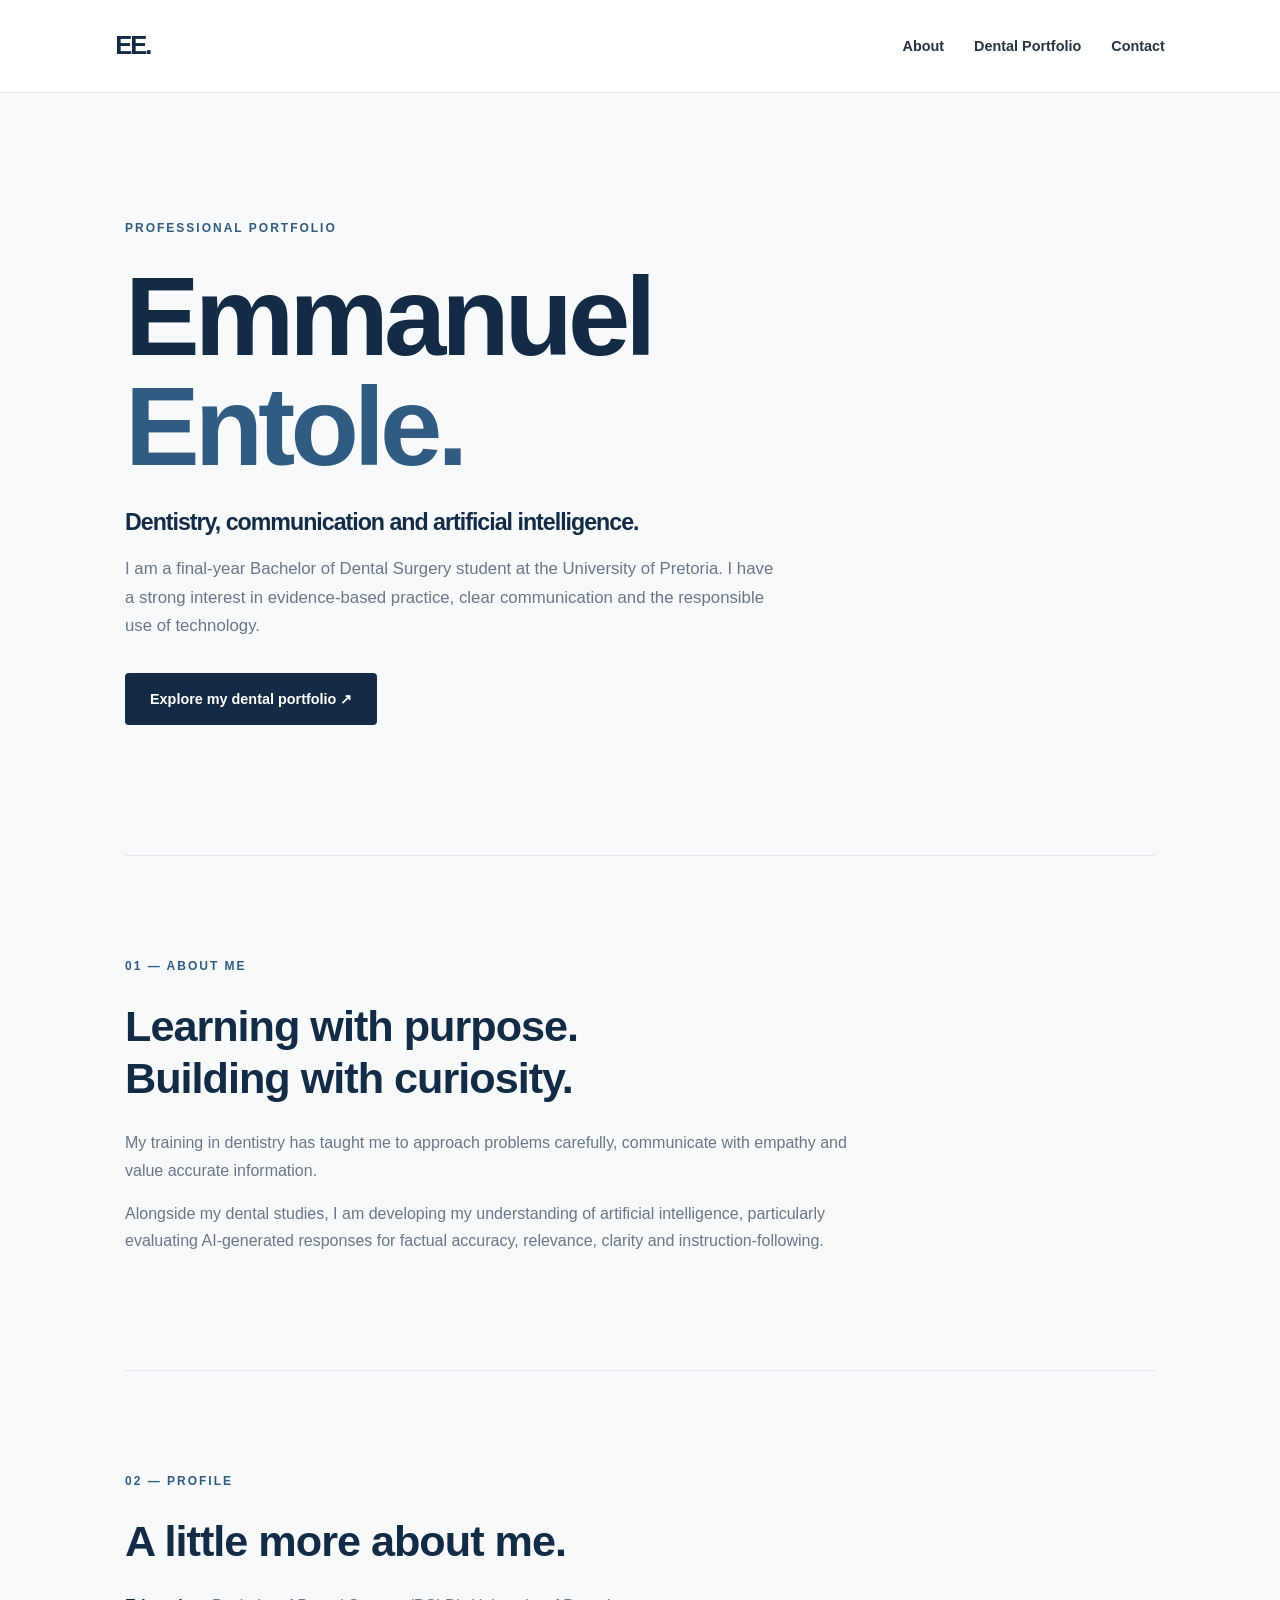
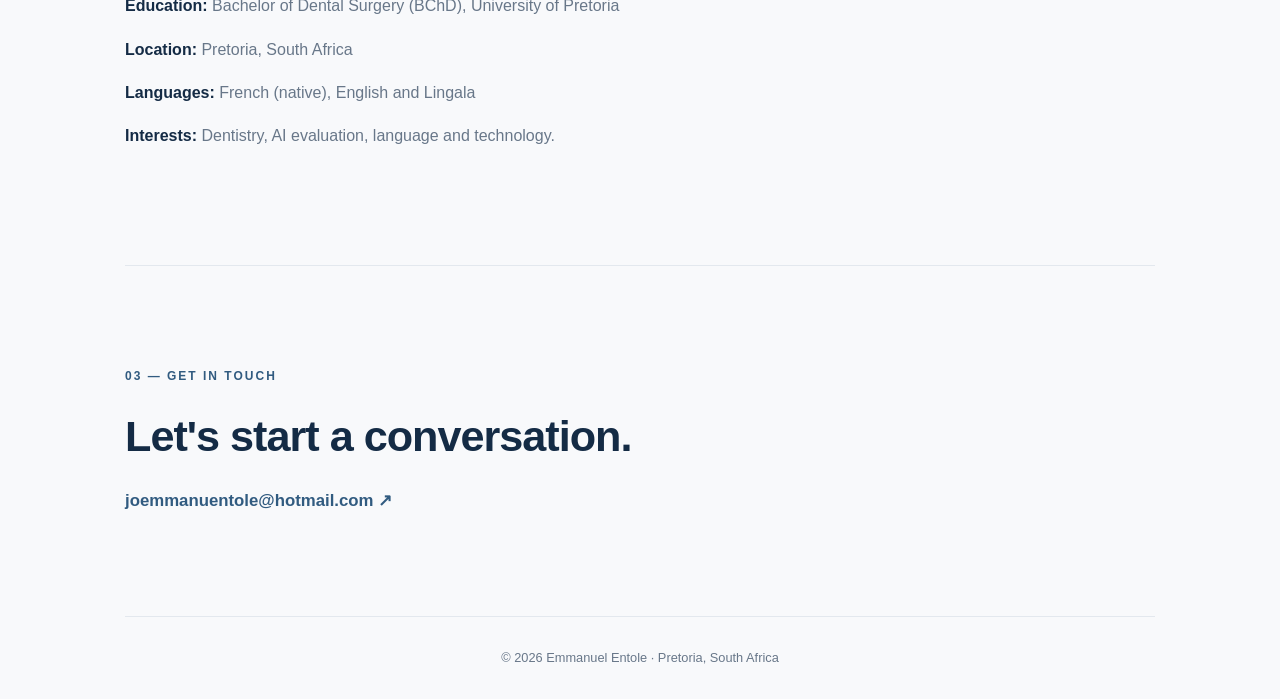
<file: index.html>
<!DOCTYPE html>
<html lang="en">
<head>
<meta charset="UTF-8">
<meta name="viewport" content="width=device-width, initial-scale=1.0">
<title>Emmanuel Entole | Portfolio</title>
<link rel="stylesheet" href="styles.css">
</head>
<body>
<header>
  <a class="logo" href="index.html">EE.</a>
  <nav>
    <a href="index.html">About</a>
    <a href="portfolio.html">Dental Portfolio</a>
    <a href="mailto:joemmanuentole@hotmail.com">Contact</a>
  </nav>
</header>

<main>
<section class="hero">
  <p class="eyebrow">PROFESSIONAL PORTFOLIO</p>
  <h1>Emmanuel<br><span>Entole.</span></h1>
  <h2>Dentistry, communication and artificial intelligence.</h2>
  <p>I am a final-year Bachelor of Dental Surgery student at the University of Pretoria. I have a strong interest in evidence-based practice, clear communication and the responsible use of technology.</p>
  <a class="button" href="portfolio.html">Explore my dental portfolio ↗</a>
</section>

<section class="about">
  <p class="eyebrow">01 — ABOUT ME</p>
  <h2>Learning with purpose.<br>Building with curiosity.</h2>
  <p>My training in dentistry has taught me to approach problems carefully, communicate with empathy and value accurate information.</p>
  <p>Alongside my dental studies, I am developing my understanding of artificial intelligence, particularly evaluating AI-generated responses for factual accuracy, relevance, clarity and instruction-following.</p>
</section>

<section class="details">
  <p class="eyebrow">02 — PROFILE</p>
  <h2>A little more about me.</h2>
  <p><strong>Education:</strong> Bachelor of Dental Surgery (BChD), University of Pretoria</p>
  <p><strong>Location:</strong> Pretoria, South Africa</p>
  <p><strong>Languages:</strong> French (native), English and Lingala</p>
  <p><strong>Interests:</strong> Dentistry, AI evaluation, language and technology.</p>
</section>

<section class="contact">
  <p class="eyebrow">03 — GET IN TOUCH</p>
  <h2>Let's start a conversation.</h2>
  <a href="mailto:joemmanuentole@hotmail.com">joemmanuentole@hotmail.com ↗</a>
</section>
</main>

<footer>© 2026 Emmanuel Entole · Pretoria, South Africa</footer>
</body>
</html>
</file>
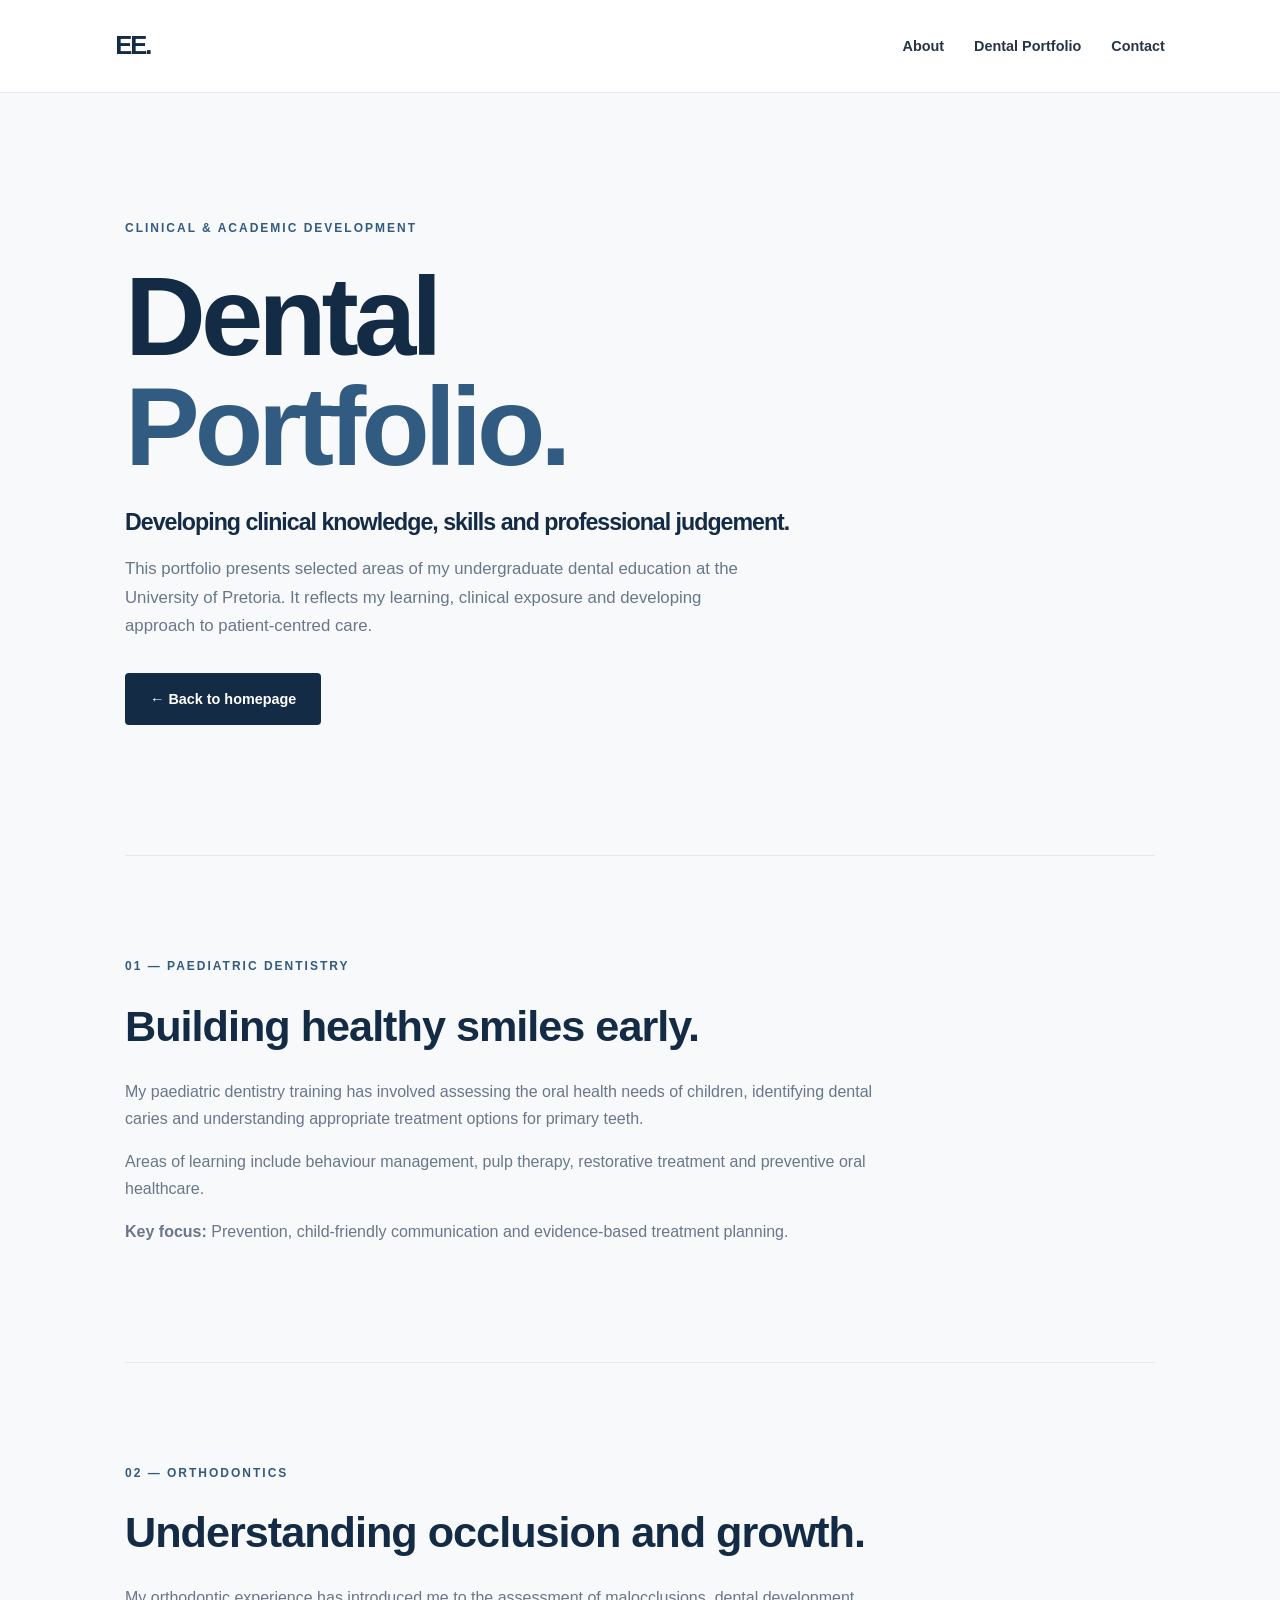
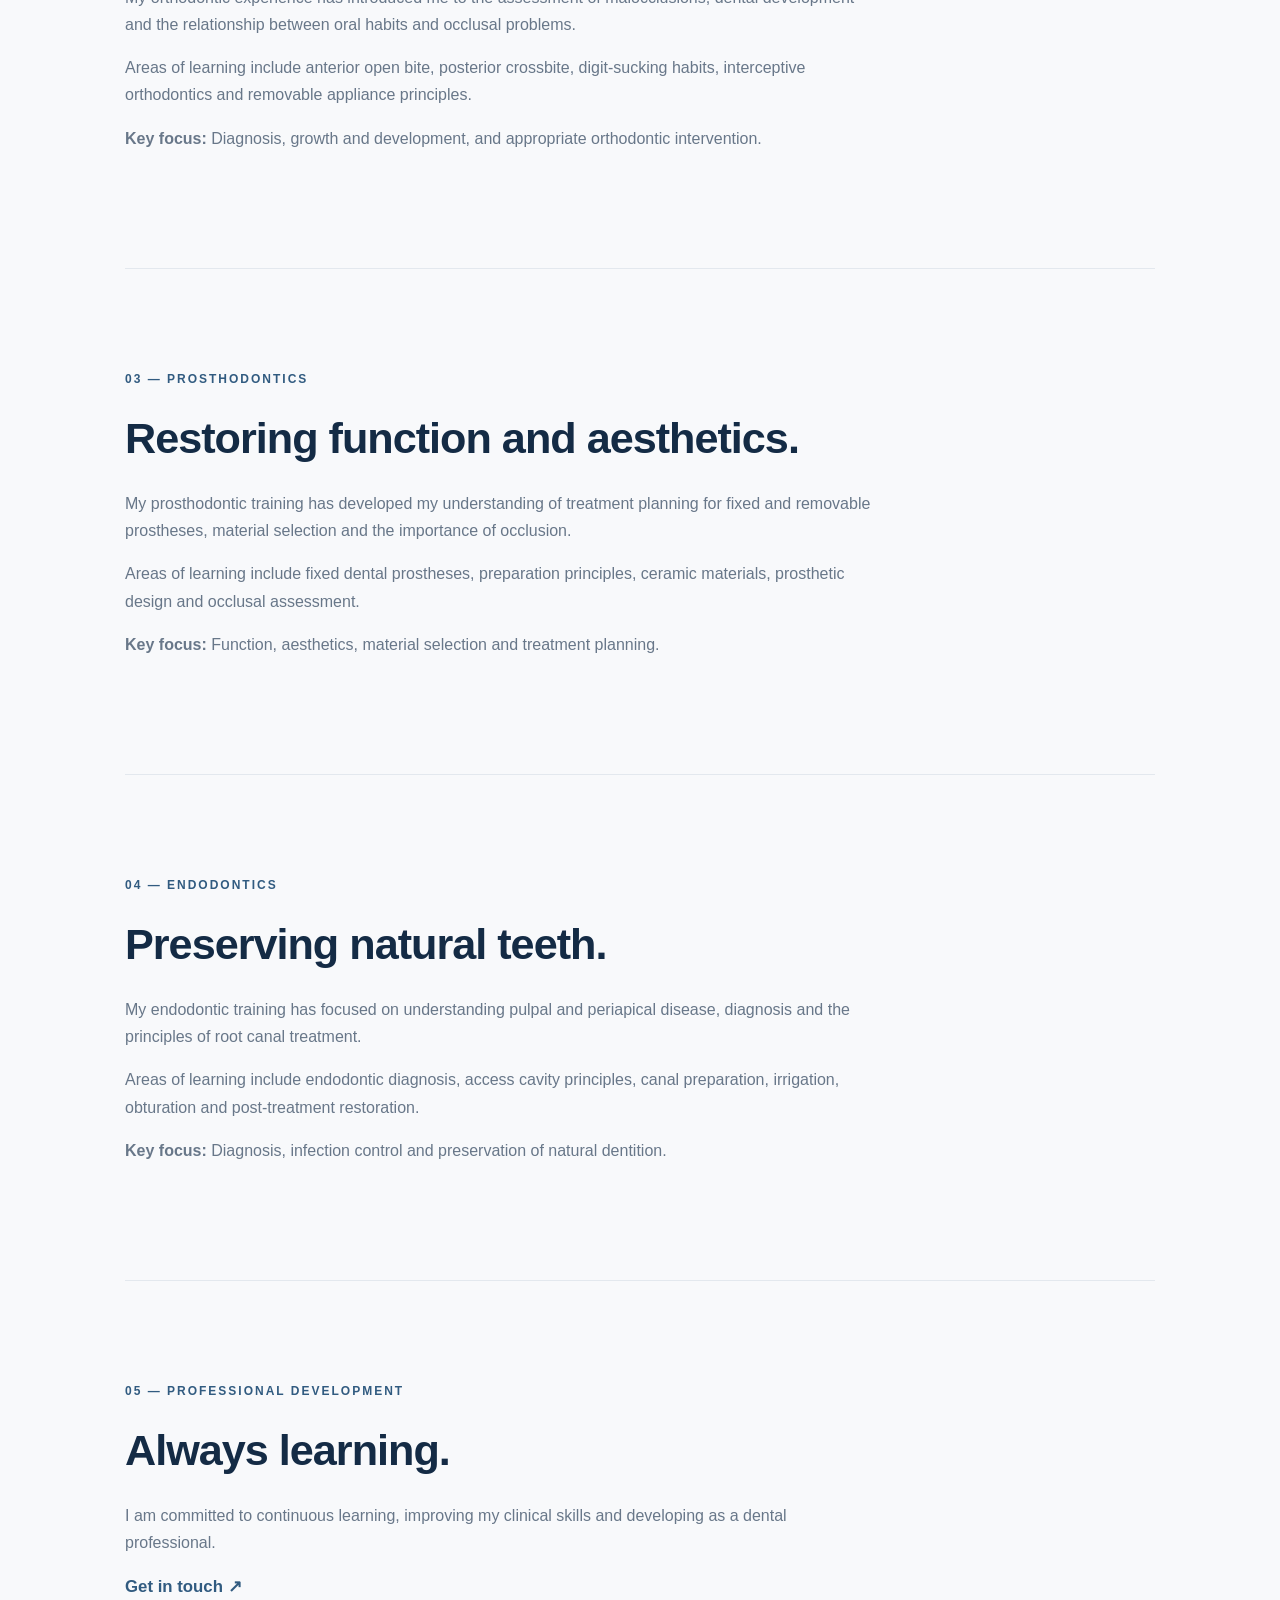
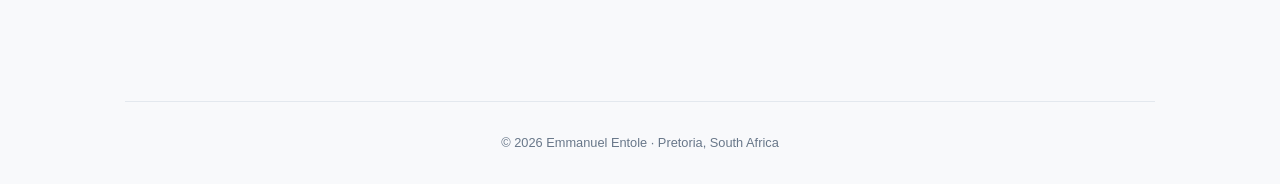
<file: portfolio.html>
<!DOCTYPE html>
<html lang="en">
<head>
  <meta charset="UTF-8">
  <meta name="viewport" content="width=device-width, initial-scale=1.0">
  <title>Dental Portfolio | Emmanuel Entole</title>
  <link rel="stylesheet" href="styles.css">
</head>

<body>

<header>
  <a class="logo" href="index.html">EE.</a>
  <nav>
    <a href="index.html">About</a>
    <a href="portfolio.html">Dental Portfolio</a>
    <a href="mailto:joemmanuentole@hotmail.com">Contact</a>
  </nav>
</header>

<main>

<section class="hero">
  <p class="eyebrow">CLINICAL & ACADEMIC DEVELOPMENT</p>
  <h1>Dental<br><span>Portfolio.</span></h1>
  <h2>Developing clinical knowledge, skills and professional judgement.</h2>
  <p>
    This portfolio presents selected areas of my undergraduate dental
    education at the University of Pretoria. It reflects my learning,
    clinical exposure and developing approach to patient-centred care.
  </p>
  <a class="button" href="index.html">← Back to homepage</a>
</section>

<section>
  <p class="eyebrow">01 — PAEDIATRIC DENTISTRY</p>
  <h2>Building healthy smiles early.</h2>
  <p>
    My paediatric dentistry training has involved assessing the oral
    health needs of children, identifying dental caries and understanding
    appropriate treatment options for primary teeth.
  </p>
  <p>
    Areas of learning include behaviour management, pulp therapy,
    restorative treatment and preventive oral healthcare.
  </p>
  <p><strong>Key focus:</strong> Prevention, child-friendly communication
    and evidence-based treatment planning.</p>
</section>

<section>
  <p class="eyebrow">02 — ORTHODONTICS</p>
  <h2>Understanding occlusion and growth.</h2>
  <p>
    My orthodontic experience has introduced me to the assessment of
    malocclusions, dental development and the relationship between
    oral habits and occlusal problems.
  </p>
  <p>
    Areas of learning include anterior open bite, posterior crossbite,
    digit-sucking habits, interceptive orthodontics and removable
    appliance principles.
  </p>
  <p><strong>Key focus:</strong> Diagnosis, growth and development,
    and appropriate orthodontic intervention.</p>
</section>

<section>
  <p class="eyebrow">03 — PROSTHODONTICS</p>
  <h2>Restoring function and aesthetics.</h2>
  <p>
    My prosthodontic training has developed my understanding of
    treatment planning for fixed and removable prostheses, material
    selection and the importance of occlusion.
  </p>
  <p>
    Areas of learning include fixed dental prostheses, preparation
    principles, ceramic materials, prosthetic design and occlusal
    assessment.
  </p>
  <p><strong>Key focus:</strong> Function, aesthetics, material selection
    and treatment planning.</p>
</section>

<section>
  <p class="eyebrow">04 — ENDODONTICS</p>
  <h2>Preserving natural teeth.</h2>
  <p>
    My endodontic training has focused on understanding pulpal and
    periapical disease, diagnosis and the principles of root canal
    treatment.
  </p>
  <p>
    Areas of learning include endodontic diagnosis, access cavity
    principles, canal preparation, irrigation, obturation and
    post-treatment restoration.
  </p>
  <p><strong>Key focus:</strong> Diagnosis, infection control and
    preservation of natural dentition.</p>
</section>

<section class="contact">
  <p class="eyebrow">05 — PROFESSIONAL DEVELOPMENT</p>
  <h2>Always learning.</h2>
  <p>
    I am committed to continuous learning, improving my clinical
    skills and developing as a dental professional.
  </p>
  <a href="mailto:joemmanuentole@hotmail.com">
    Get in touch ↗
  </a>
</section>

</main>

<footer>
  © 2026 Emmanuel Entole · Pretoria, South Africa
</footer>

</body>
</html>
</file>
<file: styles.css>
/* ---------------------------------
   Emmanuel Entole — Portfolio
   --------------------------------- */

:root {
  --navy: #142b45;
  --blue: #315b80;
  --background: #f8f9fb;
  --white: #ffffff;
  --text: #263445;
  --muted: #687789;
  --line: #e3e8ee;
}

* {
  margin: 0;
  padding: 0;
  box-sizing: border-box;
}

html {
  scroll-behavior: smooth;
}

body {
  font-family: Arial, Helvetica, sans-serif;
  background: var(--background);
  color: var(--text);
  line-height: 1.7;
}

/* Navigation */

header {
  width: 100%;
  padding: 24px 9%;
  display: flex;
  align-items: center;
  justify-content: space-between;
  background: var(--white);
  border-bottom: 1px solid var(--line);
}

.logo {
  color: var(--navy);
  font-size: 1.6rem;
  font-weight: 800;
  text-decoration: none;
  letter-spacing: -2px;
}

nav {
  display: flex;
  gap: 30px;
}

nav a {
  color: var(--text);
  text-decoration: none;
  font-size: 0.9rem;
  font-weight: 600;
  transition: color 0.2s ease;
}

nav a:hover {
  color: var(--blue);
}

/* Main content */

main {
  max-width: 1100px;
  margin: auto;
  padding: 0 35px;
}

section {
  padding: 100px 0;
  border-bottom: 1px solid var(--line);
}

.eyebrow {
  color: var(--blue);
  font-size: 0.75rem;
  font-weight: 700;
  letter-spacing: 2px;
  margin-bottom: 24px;
}

/* Hero section */

.hero {
  padding-top: 125px;
  padding-bottom: 130px;
}

.hero h1 {
  color: var(--navy);
  font-size: clamp(3.8rem, 9vw, 7rem);
  line-height: 0.98;
  letter-spacing: -5px;
  margin-bottom: 28px;
}

.hero h1 span {
  color: var(--blue);
}

.hero h2 {
  font-size: 1.45rem;
  color: var(--navy);
  margin-bottom: 18px;
  font-weight: 600;
}

.hero > p:not(.eyebrow) {
  max-width: 650px;
  color: var(--muted);
  font-size: 1.05rem;
  margin-bottom: 32px;
}

.button {
  display: inline-block;
  background: var(--navy);
  color: var(--white);
  padding: 14px 25px;
  border-radius: 4px;
  text-decoration: none;
  font-size: 0.9rem;
  font-weight: 600;
  transition: background 0.2s ease;
}

.button:hover {
  background: var(--blue);
}

/* About and profile sections */

section h2 {
  color: var(--navy);
  font-size: clamp(1.8rem, 4vw, 2.7rem);
  line-height: 1.2;
  letter-spacing: -1px;
  margin-bottom: 25px;
}

section p:not(.eyebrow) {
  max-width: 750px;
  color: var(--muted);
  margin-bottom: 16px;
}

.details strong {
  color: var(--navy);
}

/* Contact */

.contact a {
  color: var(--blue);
  font-weight: 700;
  text-decoration: none;
  font-size: 1.05rem;
}

.contact a:hover {
  text-decoration: underline;
}

/* Footer */

footer {
  text-align: center;
  padding: 30px 20px;
  color: var(--muted);
  font-size: 0.8rem;
}

/* Mobile layout */

@media (max-width: 650px) {
  header {
    padding: 20px 6%;
    flex-direction: column;
    gap: 15px;
  }

  nav {
    gap: 18px;
    flex-wrap: wrap;
    justify-content: center;
  }

  nav a {
    font-size: 0.82rem;
  }

  main {
    padding: 0 22px;
  }

  section {
    padding: 70px 0;
  }

  .hero {
    padding-top: 85px;
    padding-bottom: 90px;
  }

  .hero h1 {
    letter-spacing: -3px;
  }

  .hero h2 {
    font-size: 1.2rem;
  }
}
</file>
